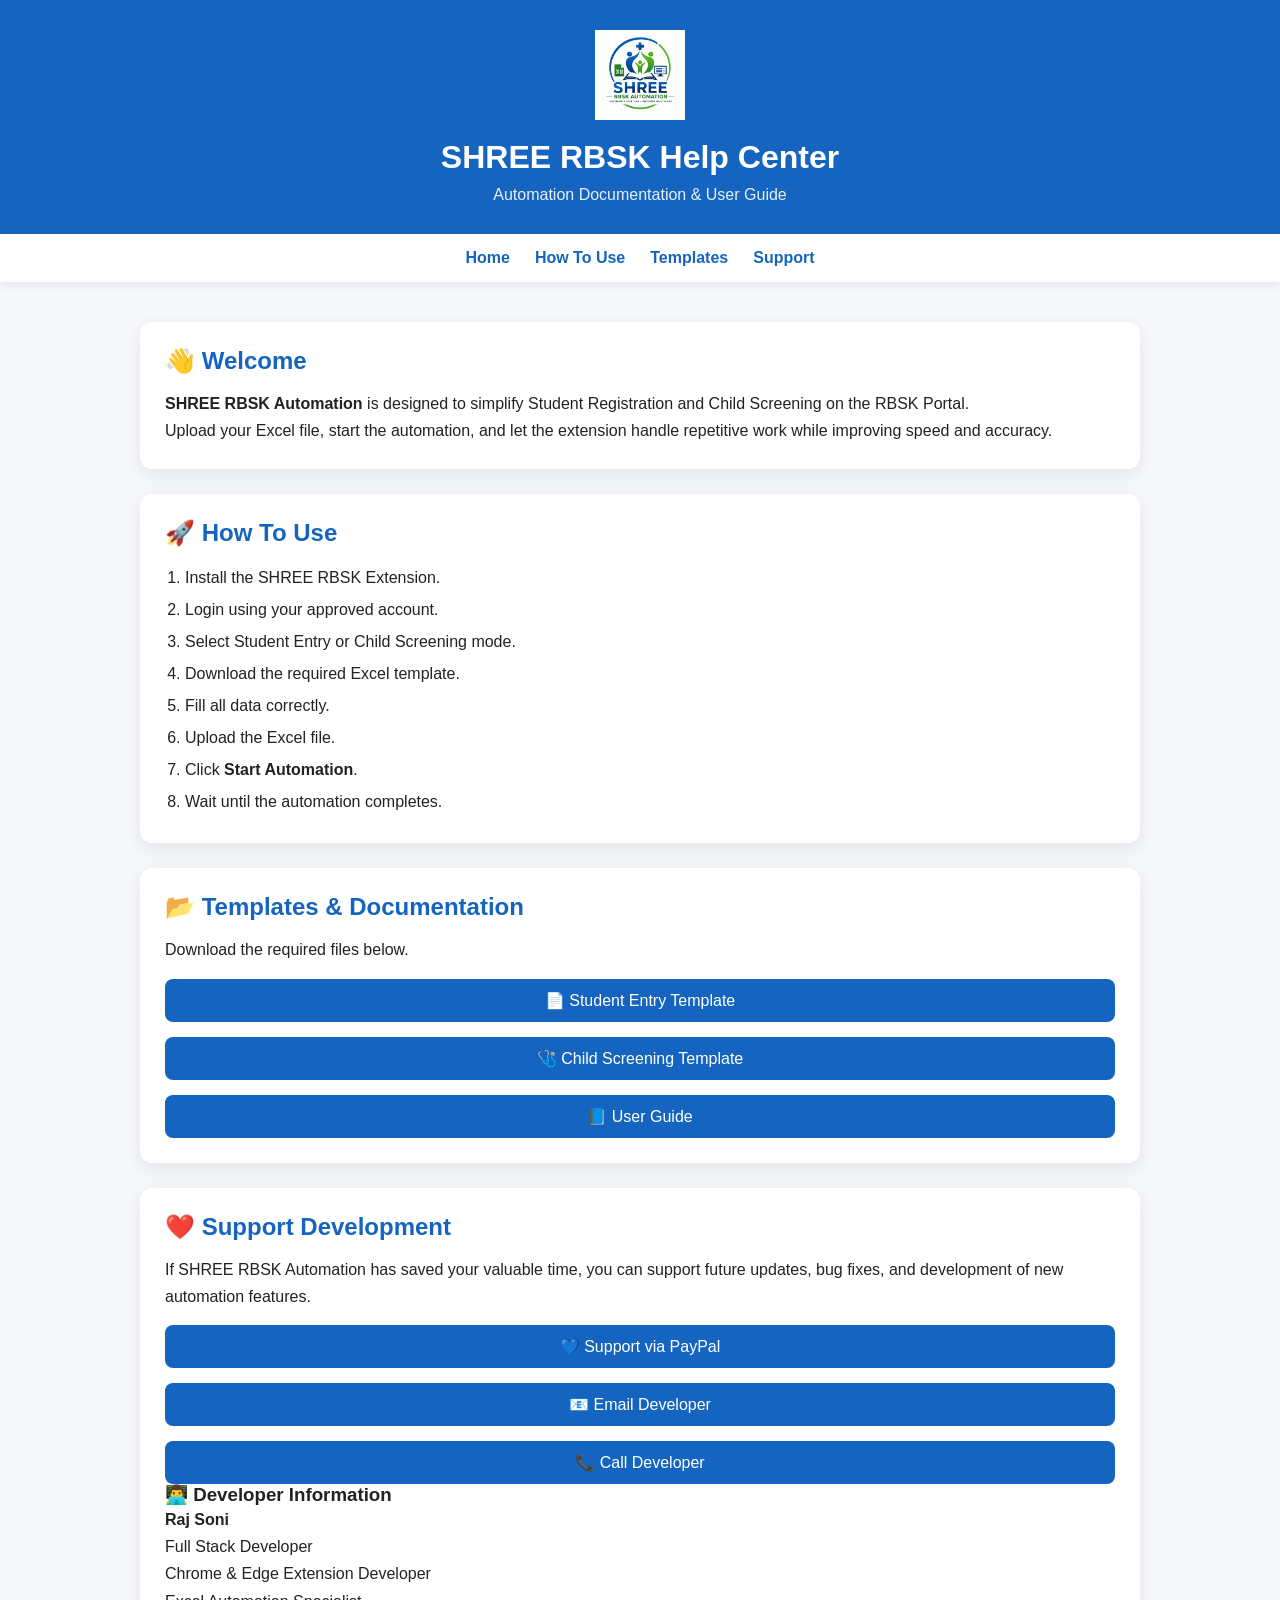
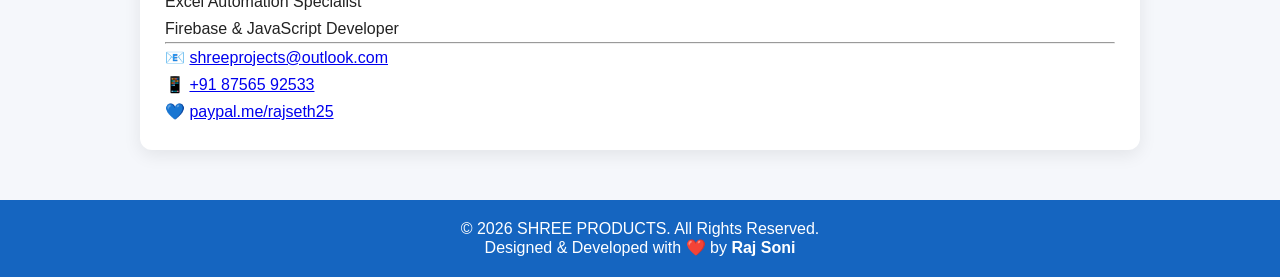
<file: index.html>
<!DOCTYPE html>
<html lang="en">

<head>

    <meta charset="UTF-8">

    <meta name="viewport" content="width=device-width, initial-scale=1.0">

    <title>SHREE RBSK Help Center</title>

    <link rel="stylesheet" href="style.css">

</head>

<body>

    <header>

        <img src="logo.png" alt="SHREE RBSK Logo" class="logo">

        <h1>SHREE RBSK Help Center</h1>

        <p>Automation Documentation & User Guide</p>

    </header>

    <nav>

        <a href="#home">Home</a>

        <a href="#how">How To Use</a>

        <a href="#templates">Templates</a>

        <a href="#support">Support</a>

    </nav>

    <main>

        <!-- Home -->

        <section id="home" class="card">

            <h2>👋 Welcome</h2>

            <p>

                <strong>SHREE RBSK Automation</strong> is designed to simplify
                Student Registration and Child Screening on the RBSK Portal.

            </p>

            <p>

                Upload your Excel file, start the automation,
                and let the extension handle repetitive work while
                improving speed and accuracy.

            </p>

        </section>

        <!-- How To Use -->

        <section id="how" class="card">

            <h2>🚀 How To Use</h2>

            <ol>

                <li>Install the SHREE RBSK Extension.</li>

                <li>Login using your approved account.</li>

                <li>Select Student Entry or Child Screening mode.</li>

                <li>Download the required Excel template.</li>

                <li>Fill all data correctly.</li>

                <li>Upload the Excel file.</li>

                <li>Click <strong>Start Automation</strong>.</li>

                <li>Wait until the automation completes.</li>

            </ol>

        </section>

        <!-- Templates -->

        <section id="templates" class="card">

            <h2>📂 Templates & Documentation</h2>

            <p>Download the required files below.</p>

            <a class="btn"
                href="templates/add-student-template.xlsx"
                download>

                📄 Student Entry Template

            </a>

            <a class="btn"
                href="templates/screening-student-template.xlsx"
                download>

                🩺 Child Screening Template

            </a>

            <a class="btn"
                href="docs/UserGuide.pdf"
                target="_blank">

                📘 User Guide

            </a>

        </section>

        <!-- Support -->

        <section id="support" class="card">

            <h2>❤️ Support Development</h2>

            <p>

                If SHREE RBSK Automation has saved your valuable time,
                you can support future updates, bug fixes,
                and development of new automation features.

            </p>

            <a class="btn"
                href="https://paypal.me/rajseth25"
                target="_blank">

                💙 Support via PayPal

            </a>

            <a class="btn"
                href="mailto:shreeprojects@outlook.com">

                📧 Email Developer

            </a>

            <a class="btn"
                href="tel:+918756592533">

                📞 Call Developer

            </a>

            <div class="developer">

                <h3>👨‍💻 Developer Information</h3>

                <p><strong>Raj Soni</strong></p>

                <p>Full Stack Developer</p>

                <p>Chrome & Edge Extension Developer</p>

                <p>Excel Automation Specialist</p>

                <p>Firebase & JavaScript Developer</p>

                <hr>

                <p>

                    📧
                    <a href="mailto:shreeprojects@outlook.com">
                        shreeprojects@outlook.com
                    </a>

                </p>

                <p>

                    📱
                    <a href="tel:+918756592533">
                        +91 87565 92533
                    </a>

                </p>

                <p>

                    💙
                    <a href="https://paypal.me/rajseth25"
                        target="_blank">

                        paypal.me/rajseth25

                    </a>

                </p>

            </div>

        </section>

    </main>

    <footer>

        <p>

            © 2026 SHREE PRODUCTS. All Rights Reserved.

        </p>

        <p>

            Designed & Developed with ❤️ by <strong>Raj Soni</strong>

        </p>

    </footer>

    <script src="script.js"></script>

</body>

</html>
</file>
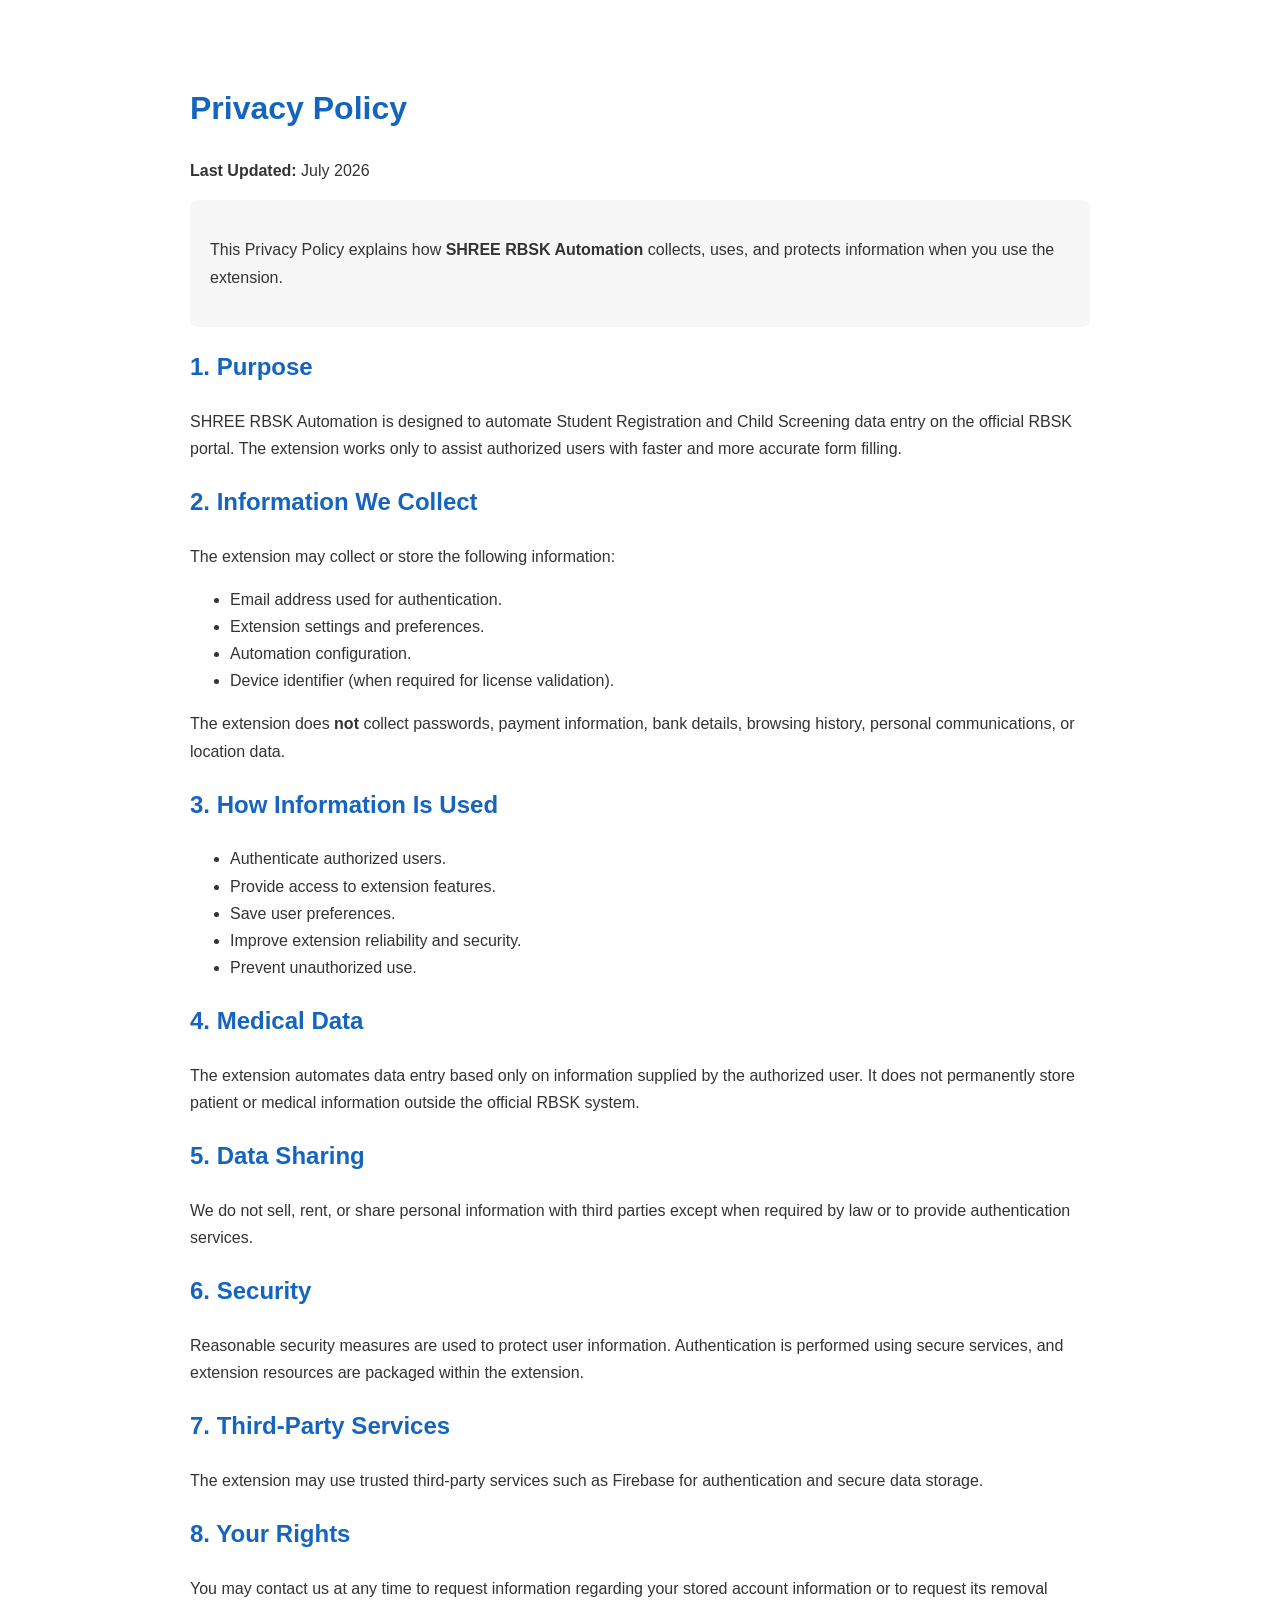
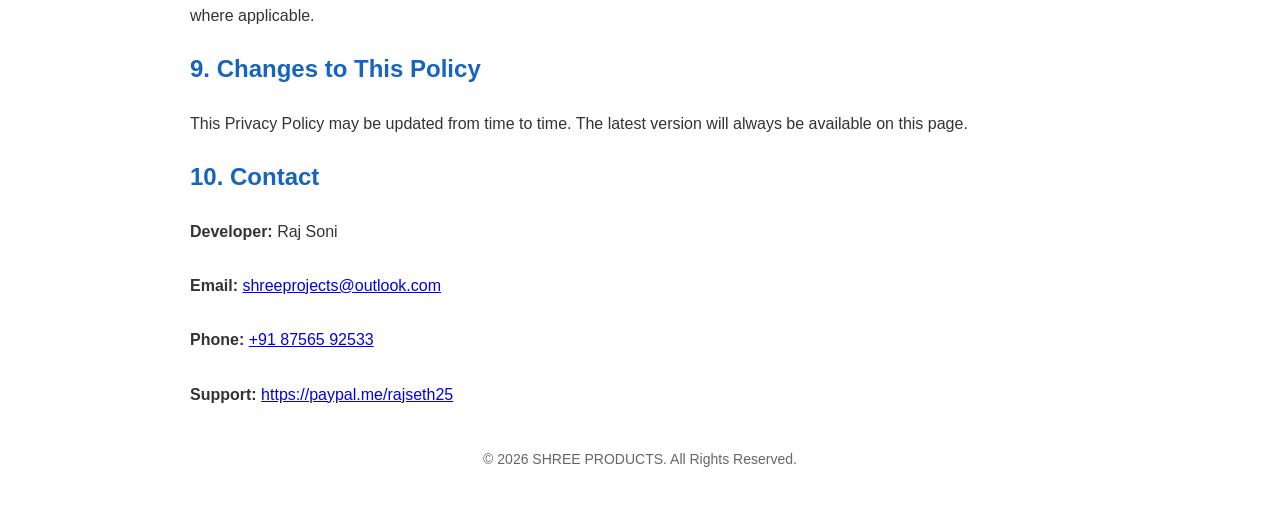
<file: privacy.html>
<!DOCTYPE html>
<html lang="en">

<head>

    <meta charset="UTF-8">

    <meta name="viewport" content="width=device-width, initial-scale=1.0">

    <title>Privacy Policy  for- SHREE RBSK Automation</title>

    <style>

        body{

            max-width:900px;

            margin:40px auto;

            font-family:Arial,Helvetica,sans-serif;

            line-height:1.7;

            color:#333;

            padding:20px;

        }

        h1,h2{

            color:#1565c0;

        }

        .box{

            background:#f7f7f7;

            padding:20px;

            border-radius:8px;

            margin-bottom:20px;

        }

        footer{

            margin-top:40px;

            text-align:center;

            color:#666;

            font-size:14px;

        }

    </style>

</head>

<body>

<h1>Privacy Policy</h1>

<p><strong>Last Updated:</strong> July 2026</p>

<div class="box">

<p>

This Privacy Policy explains how <strong>SHREE RBSK Automation</strong> collects,
uses, and protects information when you use the extension.

</p>

</div>

<h2>1. Purpose</h2>

<p>

SHREE RBSK Automation is designed to automate Student Registration and Child
Screening data entry on the official RBSK portal. The extension works only to
assist authorized users with faster and more accurate form filling.

</p>

<h2>2. Information We Collect</h2>

<p>The extension may collect or store the following information:</p>

<ul>

<li>Email address used for authentication.</li>

<li>Extension settings and preferences.</li>

<li>Automation configuration.</li>

<li>Device identifier (when required for license validation).</li>

</ul>

<p>

The extension does <strong>not</strong> collect passwords, payment information,
bank details, browsing history, personal communications, or location data.

</p>

<h2>3. How Information Is Used</h2>

<ul>

<li>Authenticate authorized users.</li>

<li>Provide access to extension features.</li>

<li>Save user preferences.</li>

<li>Improve extension reliability and security.</li>

<li>Prevent unauthorized use.</li>

</ul>

<h2>4. Medical Data</h2>

<p>

The extension automates data entry based only on information supplied by the
authorized user. It does not permanently store patient or medical information
outside the official RBSK system.

</p>

<h2>5. Data Sharing</h2>

<p>

We do not sell, rent, or share personal information with third parties except
when required by law or to provide authentication services.

</p>

<h2>6. Security</h2>

<p>

Reasonable security measures are used to protect user information. Authentication
is performed using secure services, and extension resources are packaged within
the extension.

</p>

<h2>7. Third-Party Services</h2>

<p>

The extension may use trusted third-party services such as Firebase for
authentication and secure data storage.

</p>

<h2>8. Your Rights</h2>

<p>

You may contact us at any time to request information regarding your stored
account information or to request its removal where applicable.

</p>

<h2>9. Changes to This Policy</h2>

<p>

This Privacy Policy may be updated from time to time. The latest version will
always be available on this page.

</p>

<h2>10. Contact</h2>

<p>

<strong>Developer:</strong> Raj Soni

<br><br>

<strong>Email:</strong>

<a href="mailto:shreeprojects@outlook.com">

shreeprojects@outlook.com

</a>

<br><br>

<strong>Phone:</strong>

<a href="tel:+918756592533">

+91 87565 92533

</a>

<br><br>

<strong>Support:</strong>

<a href="https://paypal.me/rajseth25" target="_blank">

https://paypal.me/rajseth25

</a>

</p>

<footer>

© 2026 SHREE PRODUCTS. All Rights Reserved.

</footer>

</body>

</html>
</file>
<file: style.css>
*{

    margin:0;

    padding:0;

    box-sizing:border-box;

    font-family:Arial,Helvetica,sans-serif;

}

html{

    scroll-behavior:smooth;

}

body{

    background:#f5f7fb;

    color:#222;

}

header{

    background:#1565c0;

    color:#fff;

    text-align:center;

    padding:30px 20px;

}

.logo{

    width:90px;

    margin-bottom:15px;

}

header h1{

    margin-bottom:10px;

}

header p{

    opacity:.9;

}

nav{

    background:#fff;

    display:flex;

    justify-content:center;

    gap:25px;

    padding:15px;

    box-shadow:0 2px 10px rgba(0,0,0,.08);

    position:sticky;

    top:0;

    z-index:999;

}

nav a{

    text-decoration:none;

    color:#1565c0;

    font-weight:bold;

    transition:.3s;

}

nav a:hover{

    color:#0d47a1;

}

main{

    width:90%;

    max-width:1000px;

    margin:40px auto;

}

.card{

    background:#fff;

    border-radius:12px;

    padding:25px;

    margin-bottom:25px;

    box-shadow:0 5px 18px rgba(0,0,0,.08);

}

.card h2{

    color:#1565c0;

    margin-bottom:15px;

}

.card p{

    line-height:1.7;

}

.card ol{

    padding-left:20px;

    line-height:2;

}

.btn{

    display:block;

    margin-top:15px;

    padding:12px;

    background:#1565c0;

    color:#fff;

    text-decoration:none;

    text-align:center;

    border-radius:8px;

    transition:.3s;

}

.btn:hover{

    background:#0d47a1;

}

#coffeeBtn{

    margin-top:20px;

    padding:12px 24px;

    border:none;

    border-radius:8px;

    background:#ff9800;

    color:#fff;

    font-size:16px;

    cursor:pointer;

    transition:.3s;

}

#coffeeBtn:hover{

    background:#f57c00;

}

footer{

    margin-top:50px;

    background:#1565c0;

    color:#fff;

    text-align:center;

    padding:20px;

}

@media(max-width:768px){

    nav{

        flex-wrap:wrap;

        gap:12px;

    }

    main{

        width:95%;

    }

}
</file>
